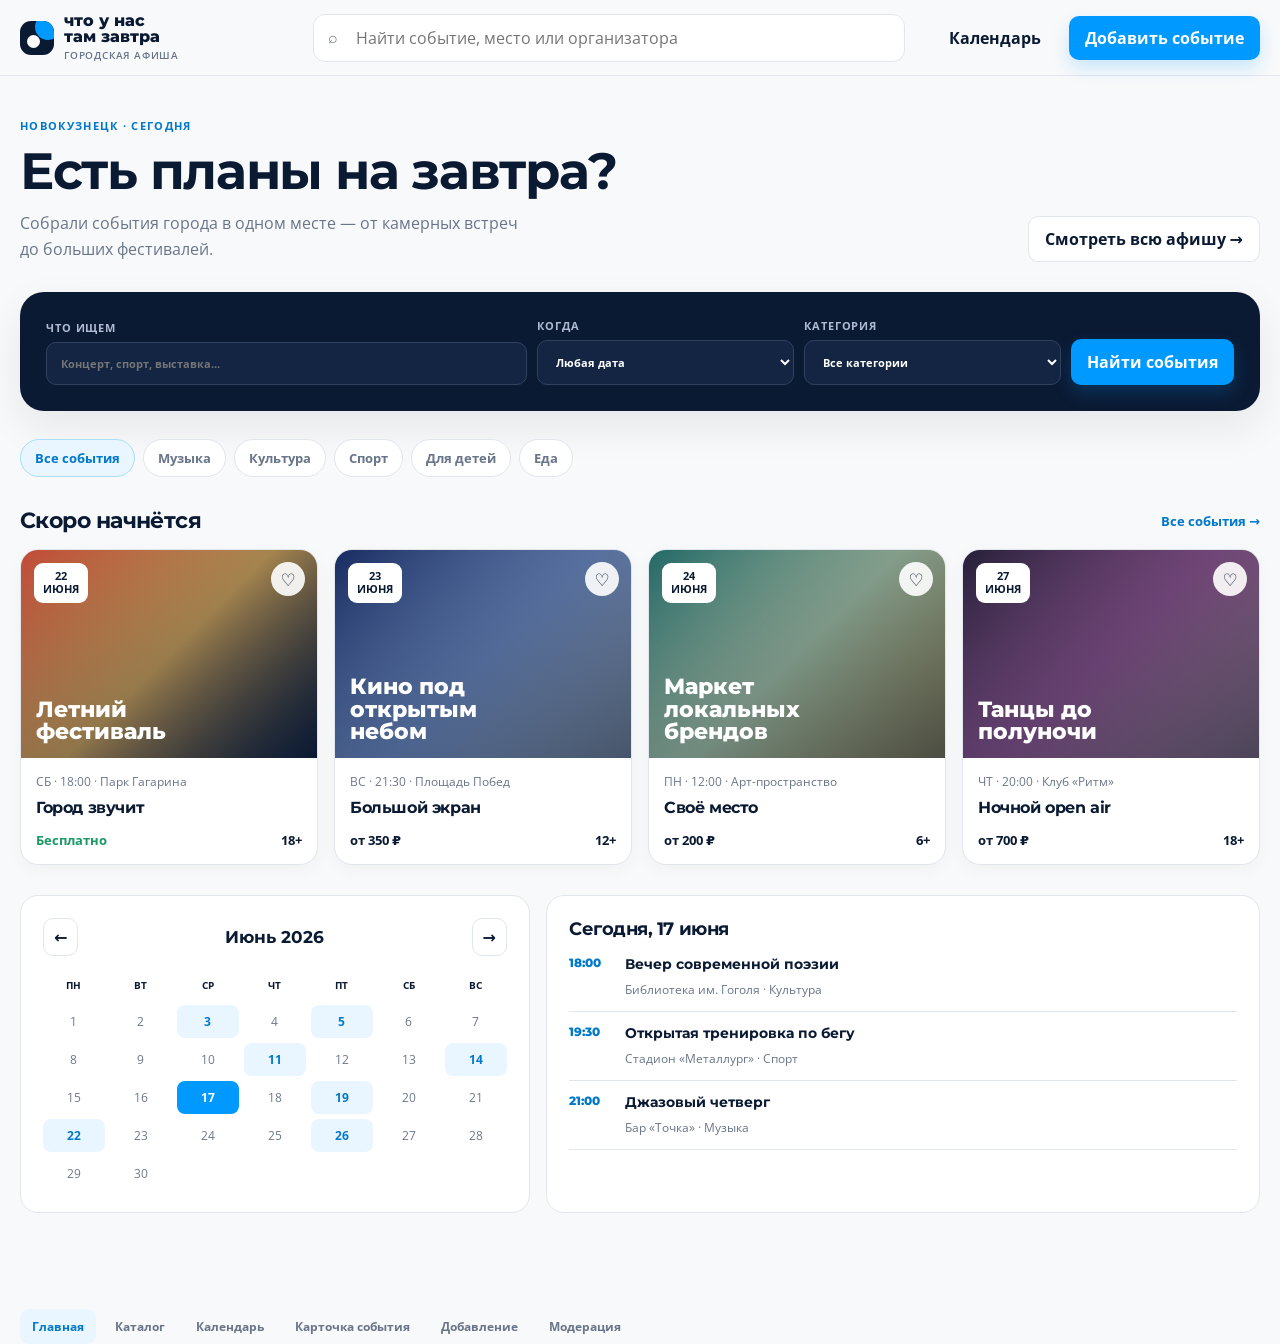
<file: docs/mvp-ui-prototype.html>
<!doctype html>
<html lang="ru">
<head>
  <meta charset="utf-8">
  <meta name="viewport" content="width=device-width, initial-scale=1">
  <title>чтоунастамзавтра — MVP UI Prototype</title>
  <!-- Шрифты локальные (docs/fonts/), без внешних запросов: сменить — в docs/fonts/fonts.css -->
  <link rel="stylesheet" href="fonts/fonts.css">
  <style>
    :root {
      --bg: #f8f9fa;
      --surface: #fff;
      --ink: #0b1a33;
      --muted: #69758a;
      --line: #e1e6ed;
      --accent: #0099ff;
      --accent-dark: #0079ca;
      --soft-blue: #eaf6ff;
      --green: #1b9a67;
      --amber: #b87800;
      --shadow: 0 16px 40px rgba(11, 26, 51, .08);
      --radius: 18px;
    }
    * { box-sizing: border-box; }
    body { margin: 0; background: var(--bg); color: var(--ink); font-family: var(--font-body); }
    button, input, select, textarea { font: inherit; }
    button { cursor: pointer; }
    h1, h2, h3, h4 { font-family: var(--font-heading); margin: 0; letter-spacing: -.025em; }
    .shell { width: min(1240px, calc(100% - 40px)); margin: 0 auto; }
    .topbar { height: 76px; display: flex; align-items: center; gap: 28px; border-bottom: 1px solid var(--line); background: rgba(248,249,250,.94); position: sticky; top: 0; z-index: 5; backdrop-filter: blur(14px); }
    .brand { display: flex; align-items: center; gap: 10px; min-width: 265px; color: var(--ink); text-decoration: none; }
    .brand-mark { width: 34px; height: 34px; border-radius: 11px; background: var(--ink); position: relative; overflow: hidden; }
    .brand-mark:before, .brand-mark:after { content: ''; position: absolute; border-radius: 50%; background: var(--accent); }
    .brand-mark:before { width: 26px; height: 26px; right: -7px; top: -7px; }
    .brand-mark:after { width: 13px; height: 13px; left: 7px; bottom: 7px; background: #fff; }
    .brand span { font-family: var(--font-heading); font-weight: 800; font-size: 16px; line-height: 1.02; }
    .brand small { display: block; color: var(--muted); font: 600 10px var(--font-body); letter-spacing: .08em; text-transform: uppercase; margin-top: 3px; }
    .top-search { flex: 1; position: relative; }
    .top-search input { width: 100%; border: 1px solid var(--line); background: #fff; border-radius: 12px; padding: 12px 16px 12px 42px; outline: none; color: var(--ink); }
    .top-search input:focus { border-color: var(--accent); box-shadow: 0 0 0 3px rgba(0,153,255,.13); }
    .search-icon { position: absolute; left: 15px; top: 12px; color: var(--muted); }
    .nav-actions { display: flex; align-items: center; gap: 12px; }
    .link-btn, .primary-btn, .ghost-btn { border: 0; border-radius: 10px; padding: 11px 16px; font-weight: 700; transition: .2s ease; }
    .link-btn { color: var(--ink); background: transparent; }
    .link-btn:hover { color: var(--accent-dark); }
    .primary-btn { background: var(--accent); color: #fff; box-shadow: 0 8px 18px rgba(0,153,255,.2); }
    .primary-btn:hover { background: var(--accent-dark); transform: translateY(-1px); }
    .ghost-btn { background: #fff; border: 1px solid var(--line); color: var(--ink); }
    .ghost-btn:hover { border-color: var(--accent); color: var(--accent-dark); }
    .screen { display: none; padding: 42px 0 80px; }
    .screen.active { display: block; }
    .eyebrow { color: var(--accent-dark); text-transform: uppercase; letter-spacing: .12em; font-size: 11px; font-weight: 800; margin-bottom: 12px; }
    .intro { display: flex; justify-content: space-between; gap: 24px; align-items: end; margin-bottom: 30px; }
    .intro h1 { font-size: clamp(30px, 4vw, 54px); max-width: 720px; line-height: 1.02; }
    .intro p { max-width: 520px; color: var(--muted); line-height: 1.6; margin: 14px 0 0; }
    .hero-search { background: var(--ink); border-radius: 24px; padding: 26px; color: #fff; margin-bottom: 28px; display: grid; grid-template-columns: 1.5fr .8fr .8fr auto; gap: 10px; align-items: end; box-shadow: var(--shadow); }
    .hero-search label { display: grid; gap: 7px; color: #aebbd0; font-size: 11px; font-weight: 700; text-transform: uppercase; letter-spacing: .08em; }
    .hero-search input, .hero-search select { width: 100%; padding: 13px 14px; border: 1px solid #30425e; background: #132542; color: #fff; border-radius: 10px; outline: 0; }
    .hero-search .primary-btn { height: 46px; white-space: nowrap; }
    .section-head { display: flex; align-items: center; justify-content: space-between; margin: 30px 0 15px; }
    .section-head h2 { font-size: 22px; }
    .section-head a { color: var(--accent-dark); font-size: 13px; font-weight: 700; text-decoration: none; }
    .chips { display: flex; flex-wrap: wrap; gap: 8px; }
    .chip { border: 1px solid var(--line); background: #fff; border-radius: 99px; padding: 9px 14px; color: var(--muted); font-size: 13px; font-weight: 700; }
    .chip.active, .chip:hover { background: var(--soft-blue); color: var(--accent-dark); border-color: #aaddfa; }
    .events-grid { display: grid; grid-template-columns: repeat(4, 1fr); gap: 16px; }
    .event-card { background: var(--surface); border: 1px solid var(--line); border-radius: var(--radius); overflow: hidden; box-shadow: 0 5px 18px rgba(11,26,51,.035); transition: .2s ease; }
    .event-card:hover { transform: translateY(-3px); box-shadow: var(--shadow); }
    .poster { height: 208px; position: relative; overflow: hidden; display: flex; align-items: end; padding: 15px; color: #fff; }
    .poster:before { content: ''; position: absolute; inset: 0; background: linear-gradient(145deg, rgba(11,26,51,.05), rgba(11,26,51,.72)); }
    .poster-1 { background: linear-gradient(135deg, #cb4d38 0%, #f4bb5c 50%, #0b1a33 100%); }
    .poster-2 { background: linear-gradient(135deg, #192c63, #7f9ed8 52%, #dfedf9); }
    .poster-3 { background: linear-gradient(135deg, #226c69, #c1e0b8 50%, #f3d26a); }
    .poster-4 { background: linear-gradient(135deg, #262038, #a35b99 50%, #f1b3bd); }
    .poster-title { position: relative; z-index: 1; font: 800 22px/1.02 var(--font-heading); max-width: 190px; }
    .date-pill { position: absolute; z-index: 2; top: 13px; left: 13px; background: #fff; color: var(--ink); border-radius: 9px; padding: 7px 9px; font-size: 11px; font-weight: 800; text-align: center; line-height: 1.15; }
    .heart { position: absolute; z-index: 2; top: 12px; right: 12px; border: 0; background: rgba(255,255,255,.9); color: var(--ink); width: 34px; height: 34px; border-radius: 50%; font-size: 17px; }
    .card-body { padding: 15px; }
    .meta { color: var(--muted); font-size: 12px; line-height: 1.5; }
    .card-body h3 { font-size: 16px; margin: 7px 0 8px; }
    .card-foot { display: flex; justify-content: space-between; align-items: center; margin-top: 14px; font-weight: 700; font-size: 13px; }
    .free { color: var(--green); }
    .calendar-strip { display: grid; grid-template-columns: 1fr 1.4fr; gap: 16px; margin-top: 30px; }
    .panel { background: #fff; border: 1px solid var(--line); border-radius: var(--radius); padding: 22px; }
    .panel h3 { font-size: 18px; margin-bottom: 15px; }
    .month { display: flex; justify-content: space-between; align-items: center; margin-bottom: 14px; }
    .month strong { font: 700 17px var(--font-heading); }
    .calendar-grid { display: grid; grid-template-columns: repeat(7, 1fr); gap: 5px; text-align: center; font-size: 12px; }
    .calendar-grid span { padding: 8px 4px; border-radius: 8px; color: var(--muted); }
    .calendar-grid .weekday { font-weight: 800; color: var(--ink); font-size: 10px; text-transform: uppercase; }
    .calendar-grid .has-event { background: var(--soft-blue); color: var(--accent-dark); font-weight: 800; }
    .calendar-grid .today { background: var(--accent); color: #fff; font-weight: 800; }
    .mini-list { display: grid; gap: 12px; }
    .mini-item { display: flex; gap: 12px; align-items: start; padding-bottom: 12px; border-bottom: 1px solid var(--line); }
    .mini-date { min-width: 44px; color: var(--accent-dark); font: 800 12px var(--font-heading); }
    .mini-item strong { display: block; font: 700 14px var(--font-heading); margin-bottom: 4px; }
    .mini-item span { color: var(--muted); font-size: 12px; }
    .detail-layout { display: grid; grid-template-columns: minmax(0, 1.25fr) minmax(300px, .75fr); gap: 28px; }
    .detail-poster { height: 450px; border-radius: 24px; background: linear-gradient(135deg, #cb4d38, #f4bb5c 46%, #0b1a33); position: relative; overflow: hidden; display: flex; align-items: end; padding: 32px; color: #fff; }
    .detail-poster:after { content: 'ЛЕТНИЙ ФЕСТИВАЛЬ'; position: relative; z-index: 1; font: 800 clamp(34px, 6vw, 76px)/.9 var(--font-heading); max-width: 600px; }
    .detail-info { padding-top: 12px; }
    .detail-info h1 { font-size: clamp(30px, 4vw, 48px); line-height: 1.03; margin-bottom: 18px; }
    .info-row { display: flex; gap: 12px; padding: 14px 0; border-bottom: 1px solid var(--line); }
    .info-row b { min-width: 84px; font-size: 12px; text-transform: uppercase; color: var(--muted); letter-spacing: .07em; }
    .info-row span { font-weight: 600; }
    .description { color: #40506a; line-height: 1.75; margin: 26px 0; }
    .form-layout { display: grid; grid-template-columns: 1fr 310px; gap: 24px; align-items: start; }
    .form-card { background: #fff; border: 1px solid var(--line); border-radius: var(--radius); padding: 26px; }
    .form-card h2 { font-size: 22px; margin-bottom: 22px; }
    .form-grid { display: grid; grid-template-columns: 1fr 1fr; gap: 17px; }
    .field { display: grid; gap: 7px; }
    .field.full { grid-column: 1/-1; }
    .field label { font-size: 12px; font-weight: 800; color: #41516b; }
    .field input, .field select, .field textarea { width: 100%; padding: 12px 13px; border: 1px solid var(--line); border-radius: 10px; outline: none; background: #fff; color: var(--ink); }
    .field textarea { resize: vertical; min-height: 110px; }
    .field input:focus, .field select:focus, .field textarea:focus { border-color: var(--accent); box-shadow: 0 0 0 3px rgba(0,153,255,.11); }
    .form-actions { display: flex; gap: 10px; justify-content: end; margin-top: 24px; }
    .side-note { background: var(--ink); color: #fff; border-radius: var(--radius); padding: 23px; }
    .side-note h3 { font-size: 17px; margin-bottom: 12px; }
    .side-note p { color: #b5c1d3; font-size: 13px; line-height: 1.65; }
    .checklist { display: grid; gap: 11px; margin-top: 20px; }
    .check { display: flex; gap: 9px; color: #dbe6f5; font-size: 13px; }
    .check i { color: #6fd4a3; font-style: normal; }
    .moderation-layout { display: grid; grid-template-columns: 280px 1fr; gap: 20px; }
    .queue { display: grid; gap: 8px; }
    .queue-item { border: 1px solid var(--line); background: #fff; border-radius: 12px; padding: 13px; text-align: left; }
    .queue-item.active { border-color: var(--accent); box-shadow: 0 0 0 3px rgba(0,153,255,.11); }
    .queue-item strong { display: block; font: 700 13px var(--font-heading); margin-bottom: 5px; }
    .queue-item span { color: var(--muted); font-size: 12px; }
    .status { display: inline-flex; border-radius: 99px; padding: 5px 8px; font-size: 10px; font-weight: 800; text-transform: uppercase; letter-spacing: .05em; }
    .status.pending { color: var(--amber); background: #fff5d9; }
    .status.published { color: var(--green); background: #e4f8ef; }
    .moderation-main { background: #fff; border: 1px solid var(--line); border-radius: var(--radius); padding: 26px; }
    .moderation-header { display: flex; justify-content: space-between; align-items: start; gap: 18px; padding-bottom: 20px; border-bottom: 1px solid var(--line); }
    .moderation-header h2 { font-size: 25px; margin-bottom: 8px; }
    .moderation-header p { color: var(--muted); margin: 0; font-size: 13px; }
    .review-grid { display: grid; grid-template-columns: 180px 1fr; gap: 24px; padding: 22px 0; }
    .review-thumb { height: 180px; border-radius: 14px; background: linear-gradient(135deg, #226c69, #c1e0b8, #f3d26a); }
    .review-list { display: grid; gap: 13px; }
    .review-line { display: grid; grid-template-columns: 130px 1fr; gap: 10px; font-size: 13px; }
    .review-line b { color: var(--muted); font-size: 11px; text-transform: uppercase; letter-spacing: .06em; }
    .moderation-actions { display: flex; justify-content: end; gap: 10px; border-top: 1px solid var(--line); padding-top: 20px; }
    .danger-btn { background: #fff1f0; color: #b53c37; border: 1px solid #f3c1bd; border-radius: 10px; padding: 11px 16px; font-weight: 800; }
    .nav-tabs { display: flex; gap: 7px; overflow-x: auto; padding: 16px 0 0; }
    .nav-tab { white-space: nowrap; border: 0; background: transparent; padding: 9px 12px; border-radius: 9px; color: var(--muted); font-weight: 700; font-size: 12px; }
    .nav-tab.active, .nav-tab:hover { background: var(--soft-blue); color: var(--accent-dark); }
    .toast { position: fixed; bottom: 20px; right: 20px; padding: 13px 17px; background: var(--ink); color: #fff; border-radius: 10px; box-shadow: var(--shadow); opacity: 0; transform: translateY(10px); pointer-events: none; transition: .25s; font-size: 13px; z-index: 20; }
    .toast.show { opacity: 1; transform: translateY(0); }
    @media (max-width: 900px) {
      .topbar { height: auto; padding: 14px 0; flex-wrap: wrap; gap: 12px; }
      .brand { min-width: 0; flex: 1; }
      .top-search { order: 3; flex-basis: 100%; }
      .hero-search { grid-template-columns: 1fr 1fr; }
      .hero-search label:first-child { grid-column: 1/-1; }
      .events-grid { grid-template-columns: repeat(2, 1fr); }
      .calendar-strip, .detail-layout, .form-layout { grid-template-columns: 1fr; }
      .moderation-layout { grid-template-columns: 1fr; }
    }
    @media (max-width: 560px) {
      .shell { width: min(100% - 24px, 1240px); }
      .nav-actions .link-btn { display: none; }
      .screen { padding-top: 28px; }
      .intro { display: block; }
      .hero-search { grid-template-columns: 1fr; padding: 18px; }
      .hero-search label:first-child { grid-column: auto; }
      .hero-search .primary-btn { width: 100%; }
      .events-grid { grid-template-columns: 1fr; }
      .poster { height: 240px; }
      .form-grid { grid-template-columns: 1fr; }
      .field.full { grid-column: auto; }
      .detail-poster { height: 330px; }
      .review-grid { grid-template-columns: 1fr; }
      .review-thumb { height: 150px; }
    }
  </style>
</head>
<body>
  <header class="topbar">
    <div class="shell" style="display:flex;align-items:center;gap:28px;width:min(1240px,calc(100% - 40px));">
      <a class="brand" href="#" onclick="showScreen('home'); return false;">
        <i class="brand-mark"></i><span>что у нас<br>там завтра<small>городская афиша</small></span>
      </a>
      <div class="top-search"><span class="search-icon">⌕</span><input placeholder="Найти событие, место или организатора" onkeydown="if(event.key==='Enter') showScreen('catalog')"></div>
      <div class="nav-actions"><button class="link-btn" onclick="showScreen('calendar')">Календарь</button><button class="primary-btn" onclick="showScreen('form')">Добавить событие</button></div>
    </div>
  </header>

  <main>
    <section id="home" class="screen active"><div class="shell">
      <div class="intro"><div><div class="eyebrow">Новокузнецк · сегодня</div><h1>Есть планы на завтра?</h1><p>Собрали события города в одном месте — от камерных встреч до больших фестивалей.</p></div><button class="ghost-btn" onclick="showScreen('catalog')">Смотреть всю афишу →</button></div>
      <div class="hero-search"><label>Что ищем<input placeholder="Концерт, спорт, выставка..."></label><label>Когда<select><option>Любая дата</option><option>Сегодня</option><option>Завтра</option><option>На выходных</option></select></label><label>Категория<select><option>Все категории</option><option>Музыка</option><option>Спорт</option><option>Культура</option></select></label><button class="primary-btn" onclick="showScreen('catalog')">Найти события</button></div>
      <div class="chips"><button class="chip active">Все события</button><button class="chip">Музыка</button><button class="chip">Культура</button><button class="chip">Спорт</button><button class="chip">Для детей</button><button class="chip">Еда</button></div>
      <div class="section-head"><h2>Скоро начнётся</h2><a href="#" onclick="showScreen('catalog');return false">Все события →</a></div>
      <div class="events-grid">
        <article class="event-card" onclick="showScreen('detail')"><div class="poster poster-1"><span class="date-pill">22<br>ИЮНЯ</span><button class="heart" onclick="event.stopPropagation();toast('Событие добавлено в избранное')">♡</button><strong class="poster-title">Летний фестиваль</strong></div><div class="card-body"><div class="meta">СБ · 18:00 · Парк Гагарина</div><h3>Город звучит</h3><div class="card-foot"><span class="free">Бесплатно</span><span>18+</span></div></div></article>
        <article class="event-card"><div class="poster poster-2"><span class="date-pill">23<br>ИЮНЯ</span><button class="heart" onclick="event.stopPropagation();toast('Событие добавлено в избранное')">♡</button><strong class="poster-title">Кино под открытым небом</strong></div><div class="card-body"><div class="meta">ВС · 21:30 · Площадь Побед</div><h3>Большой экран</h3><div class="card-foot"><span>от 350 ₽</span><span>12+</span></div></div></article>
        <article class="event-card"><div class="poster poster-3"><span class="date-pill">24<br>ИЮНЯ</span><button class="heart" onclick="event.stopPropagation();toast('Событие добавлено в избранное')">♡</button><strong class="poster-title">Маркет локальных брендов</strong></div><div class="card-body"><div class="meta">ПН · 12:00 · Арт-пространство</div><h3>Своё место</h3><div class="card-foot"><span>от 200 ₽</span><span>6+</span></div></div></article>
        <article class="event-card"><div class="poster poster-4"><span class="date-pill">27<br>ИЮНЯ</span><button class="heart" onclick="event.stopPropagation();toast('Событие добавлено в избранное')">♡</button><strong class="poster-title">Танцы до полуночи</strong></div><div class="card-body"><div class="meta">ЧТ · 20:00 · Клуб «Ритм»</div><h3>Ночной open air</h3><div class="card-foot"><span>от 700 ₽</span><span>18+</span></div></div></article>
      </div>
      <div class="calendar-strip"><div class="panel"><div class="month"><button class="ghost-btn" style="padding:7px 10px">←</button><strong>Июнь 2026</strong><button class="ghost-btn" style="padding:7px 10px">→</button></div><div class="calendar-grid"><span class="weekday">Пн</span><span class="weekday">Вт</span><span class="weekday">Ср</span><span class="weekday">Чт</span><span class="weekday">Пт</span><span class="weekday">Сб</span><span class="weekday">Вс</span><span>1</span><span>2</span><span class="has-event">3</span><span>4</span><span class="has-event">5</span><span>6</span><span>7</span><span>8</span><span>9</span><span>10</span><span class="has-event">11</span><span>12</span><span>13</span><span class="has-event">14</span><span>15</span><span>16</span><span class="today">17</span><span>18</span><span class="has-event">19</span><span>20</span><span>21</span><span class="has-event">22</span><span>23</span><span>24</span><span>25</span><span class="has-event">26</span><span>27</span><span>28</span><span>29</span><span>30</span></div></div><div class="panel"><h3>Сегодня, 17 июня</h3><div class="mini-list"><div class="mini-item"><div class="mini-date">18:00</div><div><strong>Вечер современной поэзии</strong><span>Библиотека им. Гоголя · Культура</span></div></div><div class="mini-item"><div class="mini-date">19:30</div><div><strong>Открытая тренировка по бегу</strong><span>Стадион «Металлург» · Спорт</span></div></div><div class="mini-item"><div class="mini-date">21:00</div><div><strong>Джазовый четверг</strong><span>Бар «Точка» · Музыка</span></div></div></div></div></div>
    </div></section>

    <section id="catalog" class="screen"><div class="shell"><div class="intro"><div><div class="eyebrow">Афиша событий</div><h1>Найти своё событие</h1><p>Фильтруйте по дате, категории, району и стоимости.</p></div></div><div class="hero-search"><label>Поиск<input value="события в городе"></label><label>Дата<select><option>Все даты</option></select></label><label>Район<select><option>Любой район</option></select></label><button class="primary-btn" onclick="toast('Фильтры применены')">Применить</button></div><div class="section-head"><h2>48 событий</h2><select class="ghost-btn" style="padding:10px 12px"><option>Сначала ближайшие</option><option>Сначала популярные</option><option>Сначала бесплатные</option></select></div><div class="events-grid"><article class="event-card" onclick="showScreen('detail')"><div class="poster poster-1"><span class="date-pill">22<br>ИЮНЯ</span><button class="heart" onclick="event.stopPropagation();toast('Событие добавлено в избранное')">♡</button><strong class="poster-title">Летний фестиваль</strong></div><div class="card-body"><div class="meta">СБ · 18:00 · Парк Гагарина</div><h3>Город звучит</h3><div class="card-foot"><span class="free">Бесплатно</span><span>18+</span></div></div></article><article class="event-card"><div class="poster poster-2"><span class="date-pill">23<br>ИЮНЯ</span><strong class="poster-title">Кино под открытым небом</strong></div><div class="card-body"><div class="meta">ВС · 21:30 · Площадь Побед</div><h3>Большой экран</h3><div class="card-foot"><span>от 350 ₽</span><span>12+</span></div></div></article><article class="event-card"><div class="poster poster-3"><span class="date-pill">24<br>ИЮНЯ</span><strong class="poster-title">Маркет локальных брендов</strong></div><div class="card-body"><div class="meta">ПН · 12:00 · Арт-пространство</div><h3>Своё место</h3><div class="card-foot"><span>от 200 ₽</span><span>6+</span></div></div></article><article class="event-card"><div class="poster poster-4"><span class="date-pill">27<br>ИЮНЯ</span><strong class="poster-title">Танцы до полуночи</strong></div><div class="card-body"><div class="meta">ЧТ · 20:00 · Клуб «Ритм»</div><h3>Ночной open air</h3><div class="card-foot"><span>от 700 ₽</span><span>18+</span></div></div></article></div></div></section>

    <section id="calendar" class="screen"><div class="shell"><div class="intro"><div><div class="eyebrow">Календарь</div><h1>Все планы на месяц</h1><p>Выберите дату, чтобы увидеть события этого дня.</p></div><div class="chips"><button class="chip active">Все</button><button class="chip">Музыка</button><button class="chip">Культура</button></div></div><div class="panel"><div class="month"><button class="ghost-btn">← Предыдущий</button><h2>Июнь 2026</h2><button class="ghost-btn">Следующий →</button></div><div class="calendar-grid" style="font-size:14px;gap:8px"><span class="weekday">Пн</span><span class="weekday">Вт</span><span class="weekday">Ср</span><span class="weekday">Чт</span><span class="weekday">Пт</span><span class="weekday">Сб</span><span class="weekday">Вс</span><span>1</span><span>2</span><span class="has-event">3<br><small>2 события</small></span><span>4</span><span class="has-event">5<br><small>1 событие</small></span><span>6</span><span>7</span><span>8</span><span>9</span><span>10</span><span class="has-event">11<br><small>3 события</small></span><span>12</span><span>13</span><span class="has-event">14<br><small>1 событие</small></span><span>15</span><span>16</span><span class="today">17<br><small>3 события</small></span><span>18</span><span class="has-event">19<br><small>2 события</small></span><span>20</span><span>21</span><span class="has-event">22<br><small>4 события</small></span><span>23</span><span>24</span><span>25</span><span class="has-event">26<br><small>2 события</small></span><span>27</span><span>28</span><span>29</span><span>30</span></div></div></div></section>

    <section id="detail" class="screen"><div class="shell"><button class="ghost-btn" onclick="showScreen('home')">← Назад к афише</button><div class="detail-layout" style="margin-top:24px"><div><div class="detail-poster"></div><div class="section-head"><h2>О событии</h2><button class="ghost-btn" onclick="toast('Ссылка скопирована')">Поделиться</button></div><p class="description">Большой летний фестиваль музыки, локальных проектов и городских историй. В программе — сцена под открытым небом, маркеты, зона отдыха и встречи с авторами.</p></div><div class="detail-info"><div class="eyebrow">Музыка · Бесплатно</div><h1>Город звучит</h1><div class="info-row"><b>Когда</b><span>22 июня, суббота<br>18:00 — 23:00</span></div><div class="info-row"><b>Где</b><span>Парк Гагарина<br>Новокузнецк</span></div><div class="info-row"><b>Возраст</b><span>18+</span></div><div class="info-row"><b>Организатор</b><span>Команда «Город звучит»</span></div><button class="primary-btn" style="width:100%;margin-top:24px" onclick="toast('Событие добавлено в избранное')">♡ Добавить в избранное</button><button class="ghost-btn" style="width:100%;margin-top:10px" onclick="toast('Спасибо, жалоба отправлена')">Пожаловаться</button></div></div></div></section>

    <section id="form" class="screen"><div class="shell"><div class="intro"><div><div class="eyebrow">Кабинет организатора</div><h1>Добавить событие</h1><p>После отправки событие попадёт на проверку модератору.</p></div><span class="status pending">Черновик</span></div><div class="form-layout"><div class="form-card"><h2>Основная информация</h2><div class="form-grid"><div class="field full"><label>Название события *</label><input value="Город звучит"></div><div class="field"><label>Категория *</label><select><option>Музыка</option><option>Культура</option><option>Спорт</option></select></div><div class="field"><label>Возрастное ограничение</label><select><option>18+</option><option>12+</option><option>6+</option><option>Без ограничений</option></select></div><div class="field"><label>Дата *</label><input type="date" value="2026-06-22"></div><div class="field"><label>Время начала *</label><input type="time" value="18:00"></div><div class="field"><label>Место *</label><input value="Парк Гагарина"></div><div class="field"><label>Район</label><select><option>Центральный</option><option>Кузнецкий</option></select></div><div class="field full"><label>Адрес *</label><input value="Новокузнецк, парк Гагарина"></div><div class="field full"><label>Описание *</label><textarea>Большой летний фестиваль музыки, локальных проектов и городских историй.</textarea></div><div class="field"><label>Стоимость</label><select><option>Бесплатно</option><option>Платное</option></select></div><div class="field"><label>Ссылка на подробности</label><input placeholder="https://..."></div></div><div class="form-actions"><button class="ghost-btn" onclick="toast('Черновик сохранён')">Сохранить черновик</button><button class="primary-btn" onclick="toast('Событие отправлено на модерацию')">Отправить на проверку</button></div></div><aside class="side-note"><h3>Что будет дальше</h3><p>Модератор проверит информацию и опубликует событие. Обычно это занимает до одного рабочего дня.</p><div class="checklist"><div class="check"><i>✓</i><span>Проверьте дату и время</span></div><div class="check"><i>✓</i><span>Укажите точный адрес</span></div><div class="check"><i>✓</i><span>Добавьте понятное описание</span></div><div class="check"><i>✓</i><span>Не используйте рекламные обещания</span></div></div></aside></div></div></section>

    <section id="moderation" class="screen"><div class="shell"><div class="intro"><div><div class="eyebrow">Админ-панель</div><h1>Очередь модерации</h1><p>Проверяйте новые события перед публикацией.</p></div><span class="status pending">7 на проверке</span></div><div class="moderation-layout"><div><div class="chips" style="margin-bottom:12px"><button class="chip active">На проверке · 7</button><button class="chip">Отклонённые</button></div><div class="queue"><button class="queue-item active"><strong>Город звучит</strong><span>Музыка · сегодня, 14:22</span></button><button class="queue-item"><strong>Ночной open air</strong><span>Музыка · сегодня, 13:51</span></button><button class="queue-item"><strong>Своё место</strong><span>Маркет · сегодня, 12:03</span></button></div></div><div class="moderation-main"><div class="moderation-header"><div><h2>Город звучит</h2><p>Создано организатором «Команда Город звучит»</p></div><span class="status pending">На проверке</span></div><div class="review-grid"><div class="review-thumb"></div><div class="review-list"><div class="review-line"><b>Категория</b><span>Музыка</span></div><div class="review-line"><b>Дата</b><span>22 июня 2026 · 18:00</span></div><div class="review-line"><b>Место</b><span>Парк Гагарина, Новокузнецк</span></div><div class="review-line"><b>Стоимость</b><span>Бесплатно</span></div><div class="review-line"><b>Описание</b><span>Большой летний фестиваль музыки, локальных проектов и городских историй.</span></div></div></div><div class="moderation-actions"><button class="danger-btn" onclick="toast('Событие отклонено, причина отправлена организатору')">Отклонить</button><button class="primary-btn" onclick="toast('Событие опубликовано')">Одобрить и опубликовать</button></div></div></div></div></section>
  </main>
  <nav class="shell nav-tabs" aria-label="Прототип экранов"><button class="nav-tab active" data-screen="home">Главная</button><button class="nav-tab" data-screen="catalog">Каталог</button><button class="nav-tab" data-screen="calendar">Календарь</button><button class="nav-tab" data-screen="detail">Карточка события</button><button class="nav-tab" data-screen="form">Добавление</button><button class="nav-tab" data-screen="moderation">Модерация</button></nav>
  <div class="toast" id="toast"></div>
  <script>
    const screens = [...document.querySelectorAll('.screen')];
    const tabs = [...document.querySelectorAll('.nav-tab')];
    function showScreen(name) {
      screens.forEach(s => s.classList.toggle('active', s.id === name));
      tabs.forEach(t => t.classList.toggle('active', t.dataset.screen === name));
      window.scrollTo({top: 0, behavior: 'smooth'});
    }
    tabs.forEach(t => t.addEventListener('click', () => showScreen(t.dataset.screen)));
    function toast(message) {
      const el = document.getElementById('toast');
      el.textContent = message;
      el.classList.add('show');
      clearTimeout(window.toastTimer);
      window.toastTimer = setTimeout(() => el.classList.remove('show'), 2400);
    }
  </script>
</body>
</html>
</file>
<file: docs/fonts/fonts.css>
/* ЛОКАЛЬНЫЕ ШРИФТЫ — без обращений к fonts.googleapis.com / fonts.gstatic.com.

   ГДЕ МЕНЯТЬ ШРИФТЫ:
     1) Переменные ниже (:root): --font-heading и --font-body. Именно их используют
        body и заголовки в index.html — поменяв здесь, получите другой шрифт на всём сайте.
     2) Сами файлы лежат в docs/fonts/*.woff2 (woff2, подмножества кириллица/латиница).
        Новый шрифт: положите .woff2 сюда и перепишите @font-face (font-family + src + unicode-range).
     3) Подключение на странице: <link rel="stylesheet" href="fonts/fonts.css"> в <head>.
        Подключается в docs/index.html и docs/mvp-ui-prototype.html.

   Шрифты: Montserrat 600-800 (заголовки), Open Sans 400-700 (текст). Обе — вариативные,
   один файл на подмножество покрывает весь диапазон начертаний.
   unicode-range обязателен: браузер грузит только нужные подмножества. */

:root {
  --font-heading: 'Montserrat', 'Segoe UI', system-ui, sans-serif;
  --font-body: 'Open Sans', 'Segoe UI', system-ui, sans-serif;
}

/* Montserrat cyrillic-ext */
@font-face {
  font-family: 'Montserrat';
  font-style: normal;
  font-weight: 600 800;
  font-display: swap;
  src: url('montserrat-cyrillic-ext.woff2') format('woff2');
  unicode-range: U+0460-052F,U+1C80-1C8A,U+20B4,U+2DE0-2DFF,U+A640-A69F,U+FE2E-FE2F;
}

/* Montserrat cyrillic */
@font-face {
  font-family: 'Montserrat';
  font-style: normal;
  font-weight: 600 800;
  font-display: swap;
  src: url('montserrat-cyrillic.woff2') format('woff2');
  unicode-range: U+0301,U+0400-045F,U+0490-0491,U+04B0-04B1,U+2116;
}

/* Montserrat latin-ext */
@font-face {
  font-family: 'Montserrat';
  font-style: normal;
  font-weight: 600 800;
  font-display: swap;
  src: url('montserrat-latin-ext.woff2') format('woff2');
  unicode-range: U+0100-02BA,U+02BD-02C5,U+02C7-02CC,U+02CE-02D7,U+02DD-02FF,U+0304,U+0308,U+0329,U+1D00-1DBF,U+1E00-1E9F,U+1EF2-1EFF,U+2020,U+20A0-20AB,U+20AD-20C4,U+2113,U+2C60-2C7F,U+A720-A7FF;
}

/* Montserrat latin */
@font-face {
  font-family: 'Montserrat';
  font-style: normal;
  font-weight: 600 800;
  font-display: swap;
  src: url('montserrat-latin.woff2') format('woff2');
  unicode-range: U+0000-00FF,U+0131,U+0152-0153,U+02BB-02BC,U+02C6,U+02DA,U+02DC,U+0304,U+0308,U+0329,U+2000-206F,U+20AC,U+2122,U+2191,U+2193,U+2212,U+2215,U+FEFF,U+FFFD;
}

/* Open Sans cyrillic-ext */
@font-face {
  font-family: 'Open Sans';
  font-style: normal;
  font-weight: 400 700;
  font-display: swap;
  src: url('opensans-cyrillic-ext.woff2') format('woff2');
  unicode-range: U+0460-052F,U+1C80-1C8A,U+20B4,U+2DE0-2DFF,U+A640-A69F,U+FE2E-FE2F;
}

/* Open Sans cyrillic */
@font-face {
  font-family: 'Open Sans';
  font-style: normal;
  font-weight: 400 700;
  font-display: swap;
  src: url('opensans-cyrillic.woff2') format('woff2');
  unicode-range: U+0301,U+0400-045F,U+0490-0491,U+04B0-04B1,U+2116;
}

/* Open Sans latin-ext */
@font-face {
  font-family: 'Open Sans';
  font-style: normal;
  font-weight: 400 700;
  font-display: swap;
  src: url('opensans-latin-ext.woff2') format('woff2');
  unicode-range: U+0100-02BA,U+02BD-02C5,U+02C7-02CC,U+02CE-02D7,U+02DD-02FF,U+0304,U+0308,U+0329,U+1D00-1DBF,U+1E00-1E9F,U+1EF2-1EFF,U+2020,U+20A0-20AB,U+20AD-20C4,U+2113,U+2C60-2C7F,U+A720-A7FF;
}

/* Open Sans latin */
@font-face {
  font-family: 'Open Sans';
  font-style: normal;
  font-weight: 400 700;
  font-display: swap;
  src: url('opensans-latin.woff2') format('woff2');
  unicode-range: U+0000-00FF,U+0131,U+0152-0153,U+02BB-02BC,U+02C6,U+02DA,U+02DC,U+0304,U+0308,U+0329,U+2000-206F,U+20AC,U+2122,U+2191,U+2193,U+2212,U+2215,U+FEFF,U+FFFD;
}
</file>
